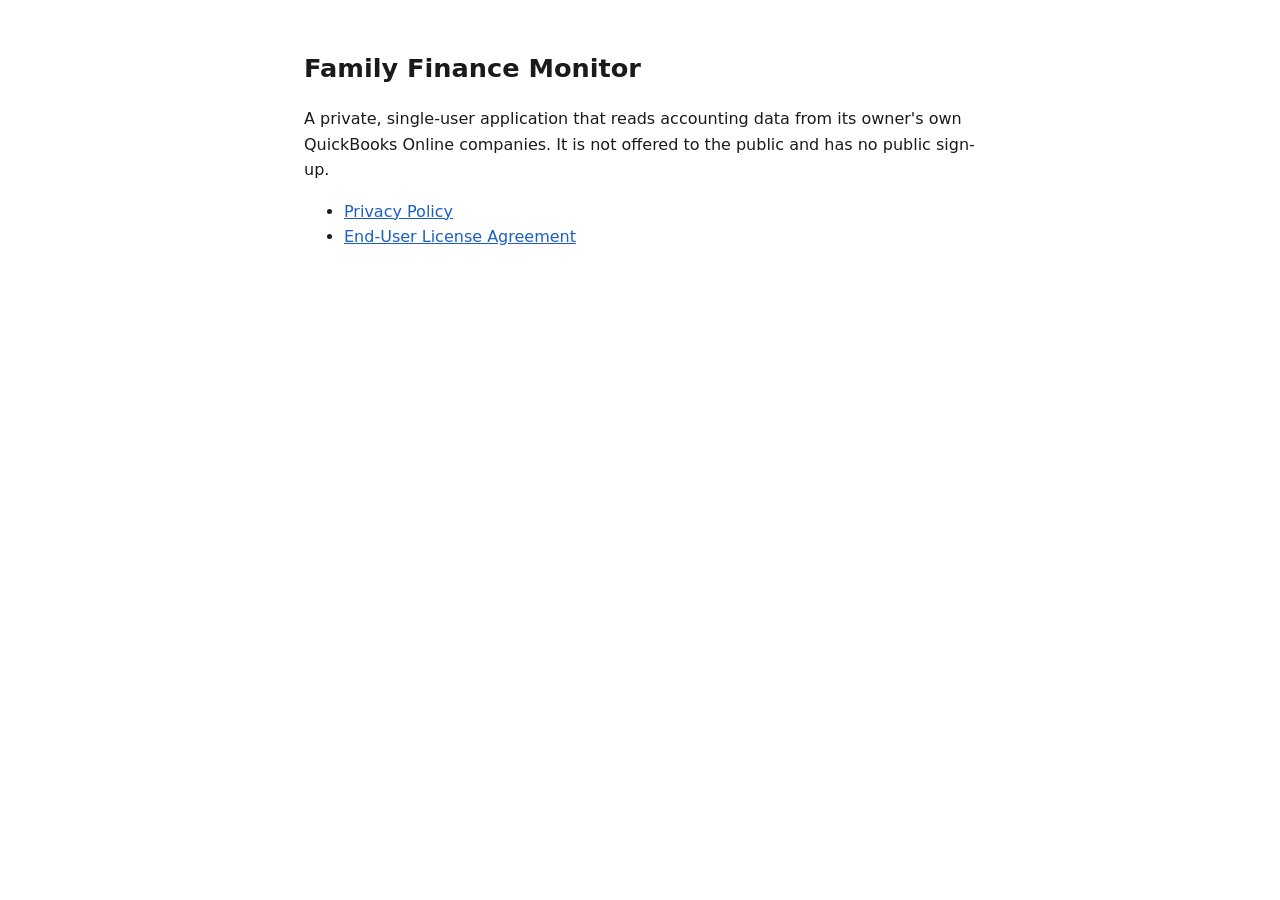
<file: index.html>
<!doctype html><html lang="en"><meta charset="utf-8"><meta name="viewport" content="width=device-width,initial-scale=1">
<title>Family Finance Monitor</title><link rel="stylesheet" href="style.css">
<body><h1>Family Finance Monitor</h1>
<p>A private, single-user application that reads accounting data from its owner's own QuickBooks Online companies. It is not offered to the public and has no public sign-up.</p>
<ul><li><a href="privacy.html">Privacy Policy</a></li><li><a href="eula.html">End-User License Agreement</a></li></ul>
</body></html>
</file>
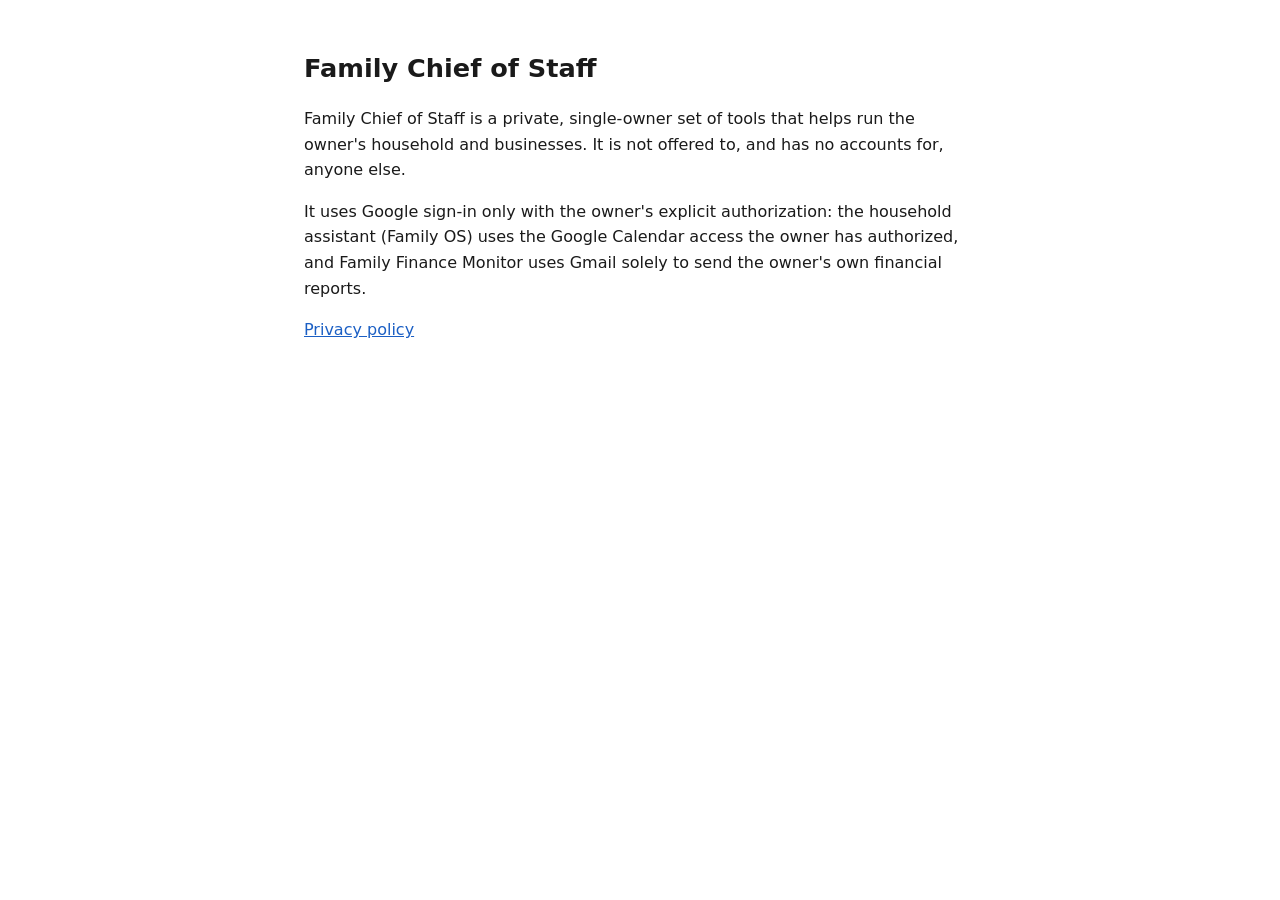
<file: chief-of-staff/index.html>
<!doctype html><html lang="en"><meta charset="utf-8"><meta name="viewport" content="width=device-width,initial-scale=1">
<title>Family Chief of Staff</title><link rel="stylesheet" href="../style.css">
<body><h1>Family Chief of Staff</h1>
<p>Family Chief of Staff is a private, single-owner set of tools that helps run the owner's household and businesses. It is not offered to, and has no accounts for, anyone else.</p>
<p>It uses Google sign-in only with the owner's explicit authorization: the household assistant (Family OS) uses the Google Calendar access the owner has authorized, and Family Finance Monitor uses Gmail solely to send the owner's own financial reports.</p>
<p><a href="privacy.html">Privacy policy</a></p>
</body></html>
</file>
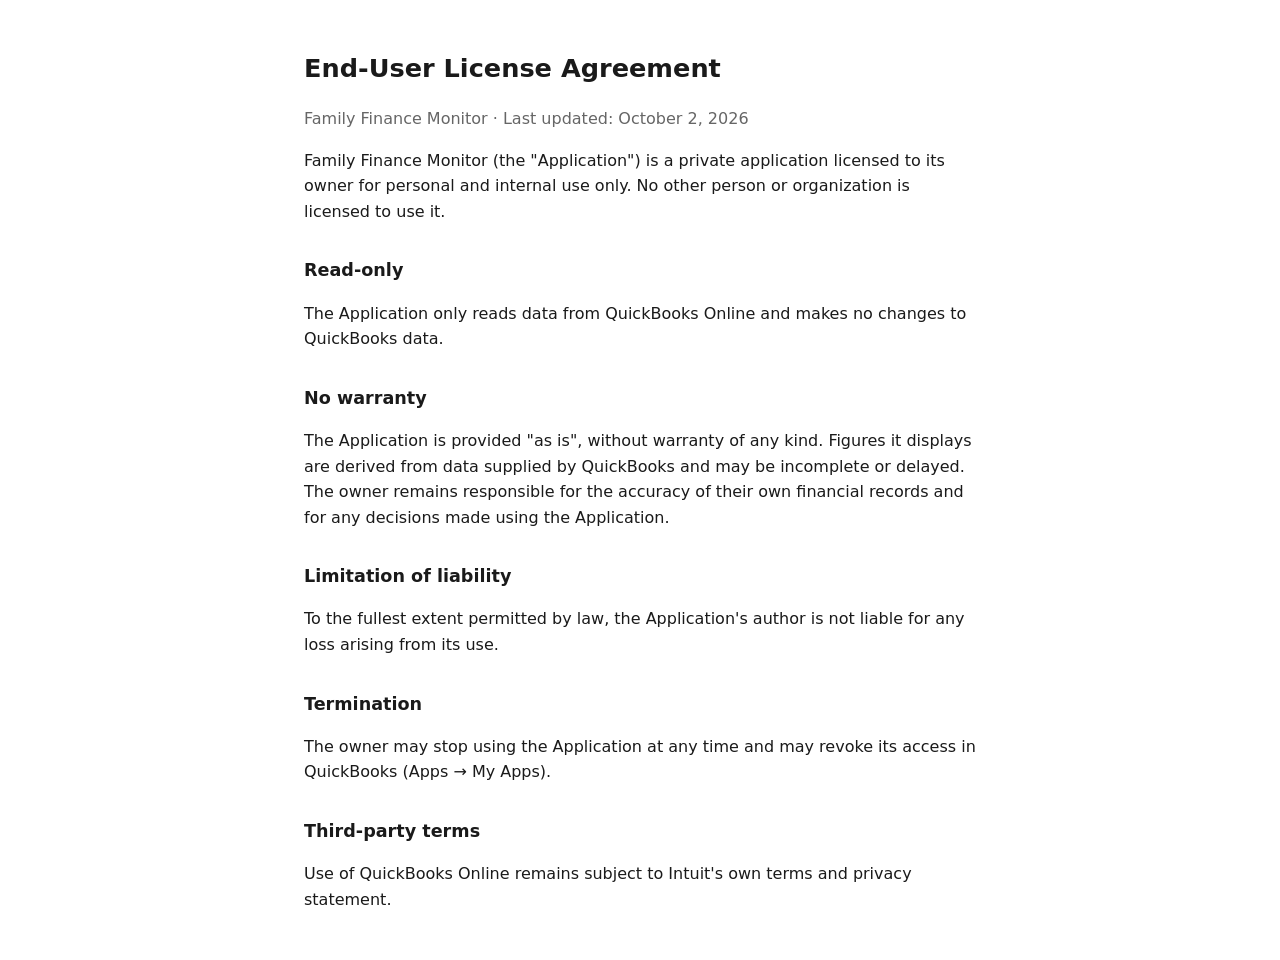
<file: eula.html>
<!doctype html><html lang="en"><meta charset="utf-8"><meta name="viewport" content="width=device-width,initial-scale=1">
<title>End-User License Agreement - Family Finance Monitor</title><link rel="stylesheet" href="style.css">
<body><h1>End-User License Agreement</h1><p class="meta">Family Finance Monitor &middot; Last updated: October 2, 2026</p>
<p>Family Finance Monitor (the "Application") is a private application licensed to its owner for personal and internal use only. No other person or organization is licensed to use it.</p>
<h2>Read-only</h2>
<p>The Application only reads data from QuickBooks Online and makes no changes to QuickBooks data.</p>
<h2>No warranty</h2>
<p>The Application is provided "as is", without warranty of any kind. Figures it displays are derived from data supplied by QuickBooks and may be incomplete or delayed. The owner remains responsible for the accuracy of their own financial records and for any decisions made using the Application.</p>
<h2>Limitation of liability</h2>
<p>To the fullest extent permitted by law, the Application's author is not liable for any loss arising from its use.</p>
<h2>Termination</h2>
<p>The owner may stop using the Application at any time and may revoke its access in QuickBooks (Apps &rarr; My Apps).</p>
<h2>Third-party terms</h2>
<p>Use of QuickBooks Online remains subject to Intuit's own terms and privacy statement.</p>
</body></html>
</file>
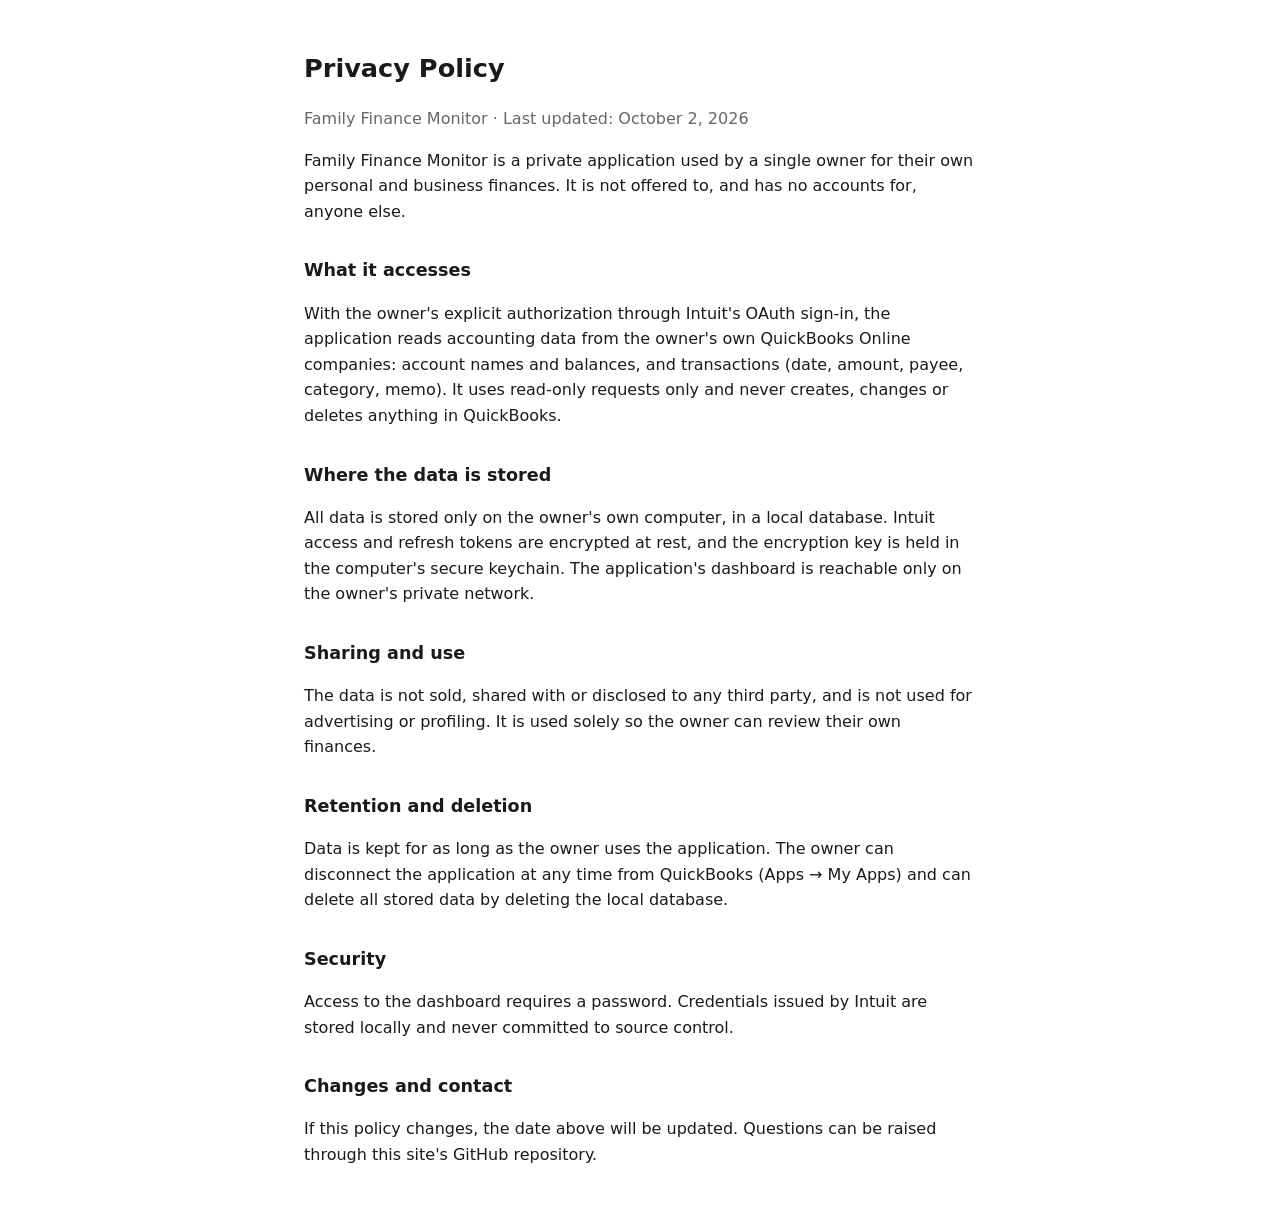
<file: privacy.html>
<!doctype html><html lang="en"><meta charset="utf-8"><meta name="viewport" content="width=device-width,initial-scale=1">
<title>Privacy Policy - Family Finance Monitor</title><link rel="stylesheet" href="style.css">
<body><h1>Privacy Policy</h1><p class="meta">Family Finance Monitor &middot; Last updated: October 2, 2026</p>
<p>Family Finance Monitor is a private application used by a single owner for their own personal and business finances. It is not offered to, and has no accounts for, anyone else.</p>
<h2>What it accesses</h2>
<p>With the owner's explicit authorization through Intuit's OAuth sign-in, the application reads accounting data from the owner's own QuickBooks Online companies: account names and balances, and transactions (date, amount, payee, category, memo). It uses read-only requests only and never creates, changes or deletes anything in QuickBooks.</p>
<h2>Where the data is stored</h2>
<p>All data is stored only on the owner's own computer, in a local database. Intuit access and refresh tokens are encrypted at rest, and the encryption key is held in the computer's secure keychain. The application's dashboard is reachable only on the owner's private network.</p>
<h2>Sharing and use</h2>
<p>The data is not sold, shared with or disclosed to any third party, and is not used for advertising or profiling. It is used solely so the owner can review their own finances.</p>
<h2>Retention and deletion</h2>
<p>Data is kept for as long as the owner uses the application. The owner can disconnect the application at any time from QuickBooks (Apps &rarr; My Apps) and can delete all stored data by deleting the local database.</p>
<h2>Security</h2>
<p>Access to the dashboard requires a password. Credentials issued by Intuit are stored locally and never committed to source control.</p>
<h2>Changes and contact</h2>
<p>If this policy changes, the date above will be updated. Questions can be raised through this site's GitHub repository.</p>
</body></html>
</file>
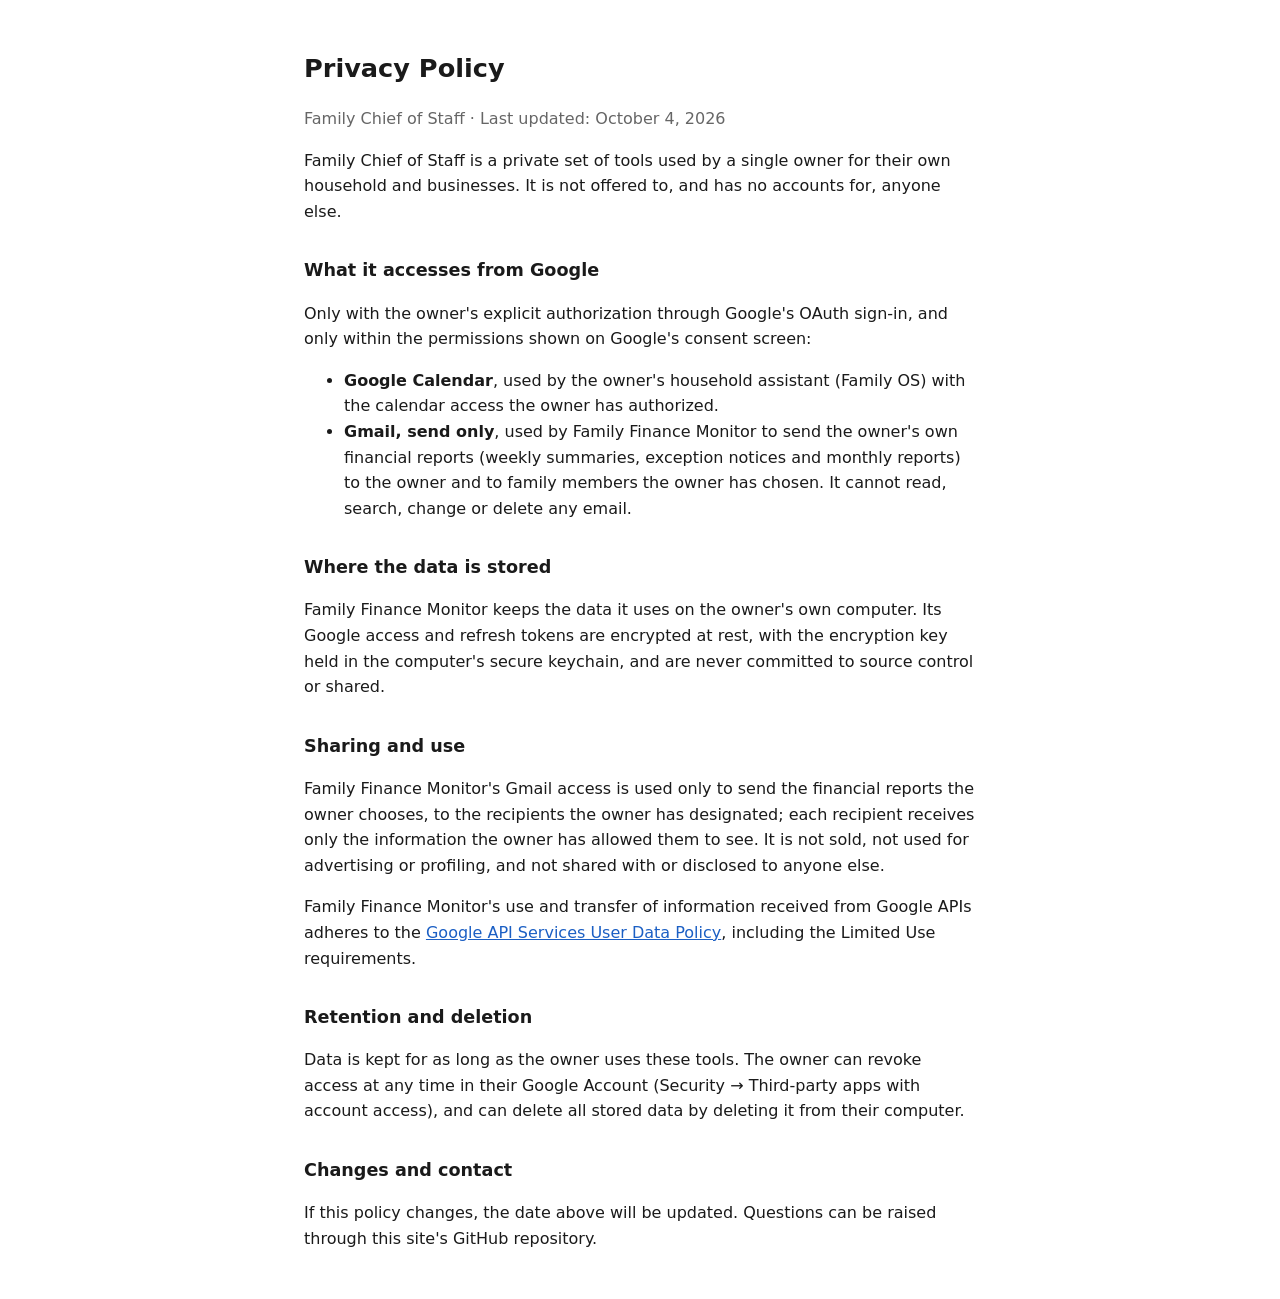
<file: chief-of-staff/privacy.html>
<!doctype html><html lang="en"><meta charset="utf-8"><meta name="viewport" content="width=device-width,initial-scale=1">
<title>Privacy Policy - Family Chief of Staff</title><link rel="stylesheet" href="../style.css">
<body><h1>Privacy Policy</h1><p class="meta">Family Chief of Staff &middot; Last updated: October 4, 2026</p>
<p>Family Chief of Staff is a private set of tools used by a single owner for their own household and businesses. It is not offered to, and has no accounts for, anyone else.</p>
<h2>What it accesses from Google</h2>
<p>Only with the owner's explicit authorization through Google's OAuth sign-in, and only within the permissions shown on Google's consent screen:</p>
<ul>
<li><strong>Google Calendar</strong>, used by the owner's household assistant (Family OS) with the calendar access the owner has authorized.</li>
<li><strong>Gmail, send only</strong>, used by Family Finance Monitor to send the owner's own financial reports (weekly summaries, exception notices and monthly reports) to the owner and to family members the owner has chosen. It cannot read, search, change or delete any email.</li>
</ul>
<h2>Where the data is stored</h2>
<p>Family Finance Monitor keeps the data it uses on the owner's own computer. Its Google access and refresh tokens are encrypted at rest, with the encryption key held in the computer's secure keychain, and are never committed to source control or shared.</p>
<h2>Sharing and use</h2>
<p>Family Finance Monitor's Gmail access is used only to send the financial reports the owner chooses, to the recipients the owner has designated; each recipient receives only the information the owner has allowed them to see. It is not sold, not used for advertising or profiling, and not shared with or disclosed to anyone else.</p>
<p>Family Finance Monitor's use and transfer of information received from Google APIs adheres to the <a href="https://developers.google.com/terms/api-services-user-data-policy">Google API Services User Data Policy</a>, including the Limited Use requirements.</p>
<h2>Retention and deletion</h2>
<p>Data is kept for as long as the owner uses these tools. The owner can revoke access at any time in their Google Account (Security &rarr; Third-party apps with account access), and can delete all stored data by deleting it from their computer.</p>
<h2>Changes and contact</h2>
<p>If this policy changes, the date above will be updated. Questions can be raised through this site's GitHub repository.</p>
</body></html>
</file>
<file: style.css>
body{font:16px/1.6 system-ui,-apple-system,"Segoe UI",sans-serif;max-width:42rem;margin:3rem auto;padding:0 1rem;color:#1a1a1a}
h1{font-size:1.6rem}h2{font-size:1.1rem;margin-top:2rem}small,.meta{color:#666}a{color:#1b5fc4}
@media (prefers-color-scheme:dark){body{background:#111;color:#e8e8e8}a{color:#7fb0ff}small,.meta{color:#999}}
</file>
